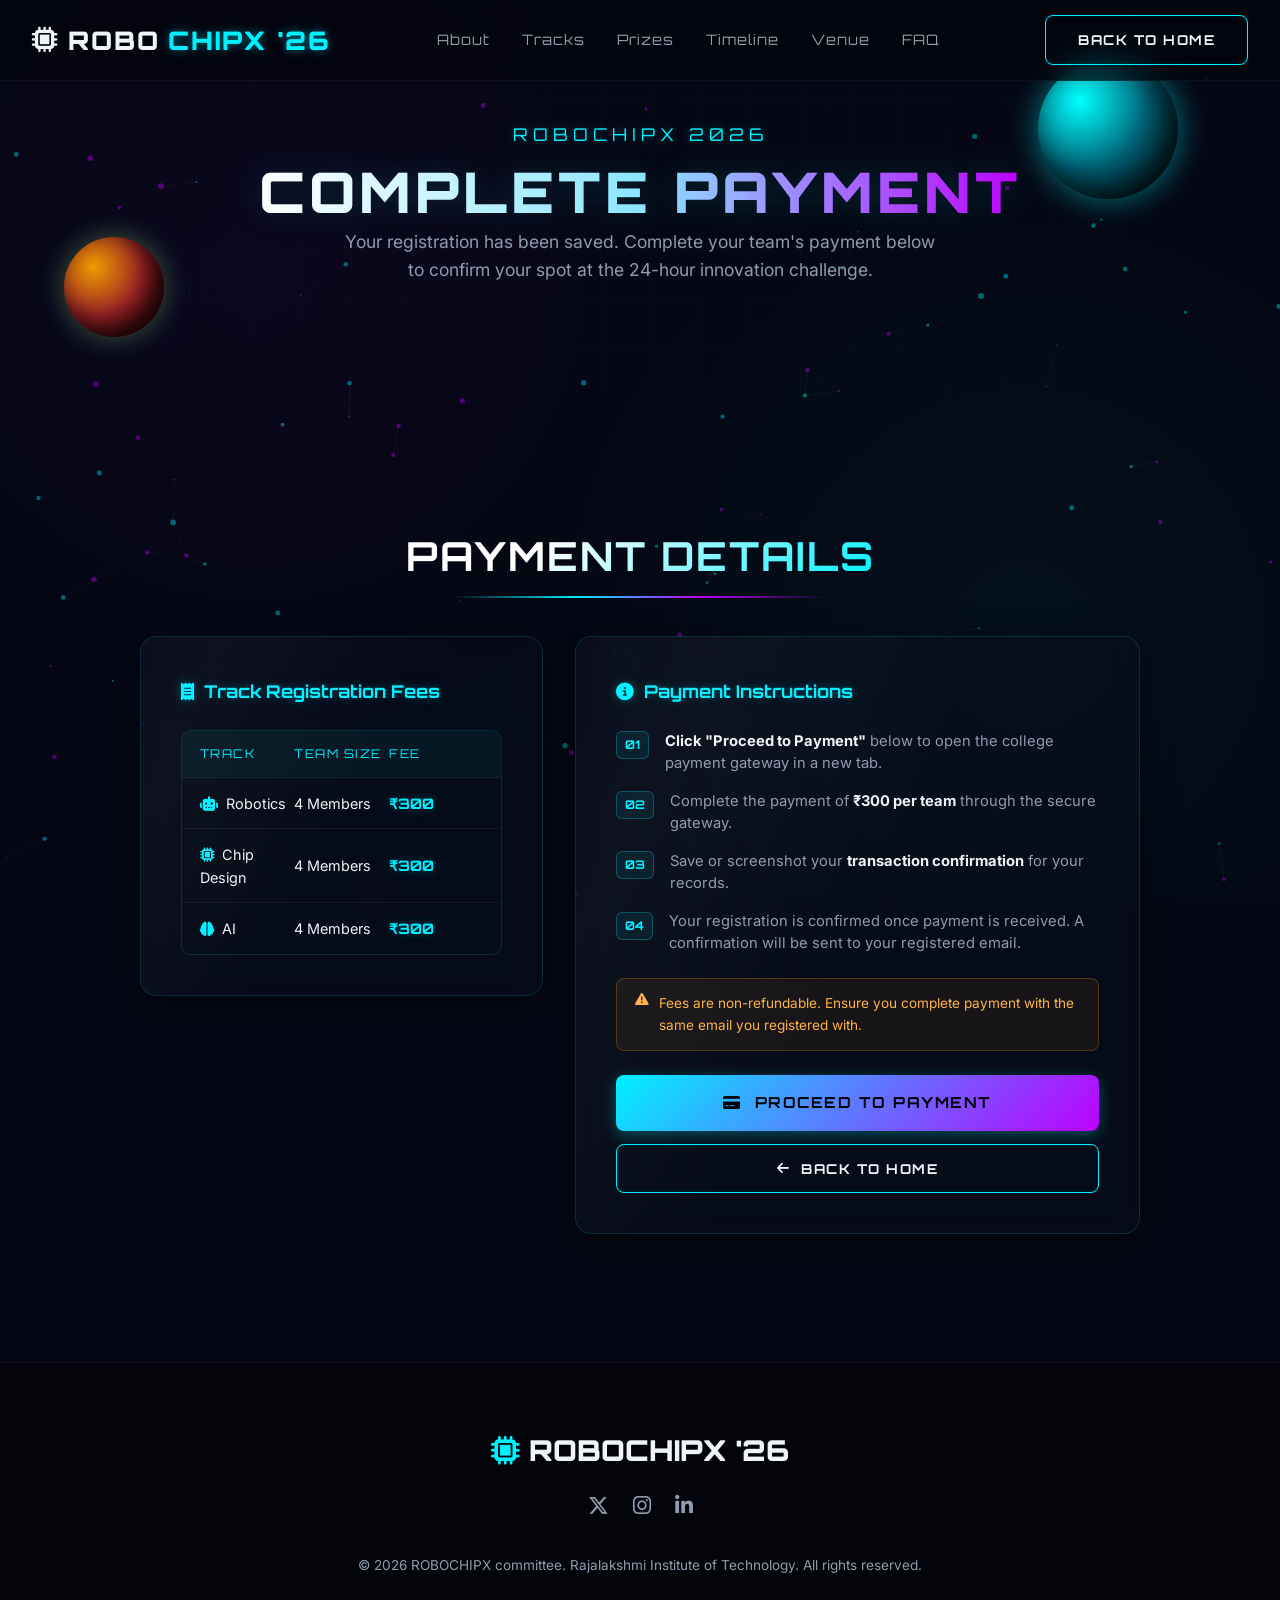
<file: robochipX/payment.html>
<!DOCTYPE html>
<html lang="en">
<head>
  <meta charset="UTF-8">
  <meta name="viewport" content="width=device-width, initial-scale=1.0">
  <title>Payment | ROBOCHIPX 2026</title>
  <meta name="description" content="Complete your payment for ROBOCHIPX 2026 — a 24-hour Robotics & VLSI Innovation Challenge at Rajalakshmi Institute of Technology, Chennai.">
  <link rel="stylesheet" href="styles.css">
  <link rel="stylesheet" href="https://cdnjs.cloudflare.com/ajax/libs/font-awesome/6.4.0/css/all.min.css">
</head>

<body>

  <canvas id="space-canvas" aria-hidden="true"></canvas>
  <div class="circuit-overlay" aria-hidden="true"></div>

  <header>
    <nav class="navbar" aria-label="Main navigation">
      <a href="index.html" class="logo" aria-label="ROBOCHIPX 2026 Home">
        <i class="fa-solid fa-microchip" aria-hidden="true"></i> ROBO<span>CHIPX '26</span>
      </a>
      <ul class="nav-links" id="nav-links" role="list">
        <li><a href="index.html#about">About</a></li>
        <li><a href="index.html#tracks">Tracks</a></li>
        <li><a href="index.html#prizes">Prizes</a></li>
        <li><a href="index.html#timeline">Timeline</a></li>
        <li><a href="index.html#venue">Venue</a></li>
        <li><a href="index.html#faq">FAQ</a></li>
      </ul>
      <button class="mobile-nav-toggle" id="mobile-nav-toggle" aria-label="Toggle navigation menu" aria-expanded="false" aria-controls="nav-links">
        <i class="fa-solid fa-bars" aria-hidden="true"></i>
      </button>
      <a href="index.html" class="btn btn-secondary">Back to Home</a>
    </nav>
  </header>

  <!-- Hero Banner -->
  <section class="reg-hero" aria-label="Payment hero">
    <div class="grid-bg" aria-hidden="true"></div>
    <div class="space-element planet-cyan" aria-hidden="true"></div>
    <div class="space-element planet-purple" aria-hidden="true"></div>
    <div class="container" style="text-align:center; z-index:10; position:relative;">
      <div class="hero-subtitle">ROBOCHIPX 2026</div>
      <h1 class="hero-title" style="font-size:3.5rem;">Complete Payment</h1>
      <p class="hero-desc">
        Your registration has been saved. Complete your team's payment below to confirm your spot at the 24-hour innovation challenge.
      </p>
    </div>
  </section>

  <!-- Payment Section -->
  <section class="reveal" aria-labelledby="payment-title">
    <div class="container">
      <h2 class="section-title" id="payment-title">Payment Details</h2>

      <div class="payment-layout">

        <!-- Track Fee Table -->
        <div class="glass-panel">
          <h3 class="pay-section-heading">
            <i class="fa-solid fa-receipt" aria-hidden="true"></i> Track Registration Fees
          </h3>
          <div class="fee-table">
            <div class="fee-row fee-header">
              <span>Track</span>
              <span>Team Size</span>
              <span>Fee</span>
            </div>
            <div class="fee-row">
              <span><i class="fa-solid fa-robot" style="color:var(--accent-cyan); margin-right:0.5rem;" aria-hidden="true"></i>Robotics</span>
              <span>4 Members</span>
              <span class="fee-amount">₹300</span>
            </div>
            <div class="fee-row">
              <span><i class="fa-solid fa-microchip" style="color:var(--accent-cyan); margin-right:0.5rem;" aria-hidden="true"></i>Chip Design</span>
              <span>4 Members</span>
              <span class="fee-amount">₹300</span>
            </div>
            <div class="fee-row">
              <span><i class="fa-solid fa-brain" style="color:var(--accent-cyan); margin-right:0.5rem;" aria-hidden="true"></i>AI</span>
              <span>4 Members</span>
              <span class="fee-amount">₹300</span>
            </div>
          </div>
        </div>

        <!-- Payment Instructions + CTA -->
        <div class="glass-panel">
          <h3 class="pay-section-heading">
            <i class="fa-solid fa-circle-info" aria-hidden="true"></i> Payment Instructions
          </h3>

          <ol class="pay-steps">
            <li class="pay-step">
              <span class="pay-step-num">01</span>
              <div>
                <strong>Click "Proceed to Payment"</strong> below to open the college payment gateway in a new tab.
              </div>
            </li>
            <li class="pay-step">
              <span class="pay-step-num">02</span>
              <div>
                Complete the payment of <strong>₹300 per team</strong> through the secure gateway.
              </div>
            </li>
            <li class="pay-step">
              <span class="pay-step-num">03</span>
              <div>
                Save or screenshot your <strong>transaction confirmation</strong> for your records.
              </div>
            </li>
            <li class="pay-step">
              <span class="pay-step-num">04</span>
              <div>
                Your registration is confirmed once payment is received. A confirmation will be sent to your registered email.
              </div>
            </li>
          </ol>

          <div class="pay-note">
            <i class="fa-solid fa-triangle-exclamation" aria-hidden="true"></i>
            Fees are non-refundable. Ensure you complete payment with the same email you registered with.
          </div>

          <a
            href="https://forms.easebuzz.in/sign-up/RAJALAKSHMIbw5w4/RobochipX_Hackathon/?inst_name=RAJALAKSHMIbw5w4&form_name=RobochipX_Hackathon&jsonData=1"
            class="btn btn-primary pay-cta"
            target="_blank"
            rel="noopener noreferrer"
          >
            <i class="fa-solid fa-credit-card" aria-hidden="true"></i>&nbsp; Proceed to Payment
          </a>

          <a href="index.html" class="btn btn-secondary pay-cta-secondary">
            <i class="fa-solid fa-arrow-left" aria-hidden="true"></i>&nbsp; Back to Home
          </a>
        </div>

      </div>
    </div>
  </section>

  <!-- Footer -->
  <footer>
    <div class="container">
      <div class="footer-logo">
        <i class="fa-solid fa-microchip" style="color:var(--accent-cyan);" aria-hidden="true"></i> ROBO<span>CHIPX '26</span>
      </div>
      <div class="footer-socials">
        <a href="#" aria-label="Twitter"><i class="fa-brands fa-x-twitter" aria-hidden="true"></i></a>
        <a href="https://www.instagram.com/robochipx?utm_source=ig_web_button_share_sheet&igsh=ZDNlZDc0MzIxNw==" target="_blank" rel="noopener noreferrer" aria-label="Instagram"><i class="fa-brands fa-instagram" aria-hidden="true"></i></a>
        <a href="https://www.linkedin.com/company/robochipxhacks/" target="_blank" rel="noopener noreferrer" aria-label="LinkedIn"><i class="fa-brands fa-linkedin-in" aria-hidden="true"></i></a>
      </div>
      <p class="footer-copy">© 2026 ROBOCHIPX committee. Rajalakshmi Institute of Technology. All rights reserved.</p>
    </div>
  </footer>

  <script type="module" src="app.js"></script>
</body>
</html>
</file>
<file: robochipX/styles.css>
@import url('https://fonts.googleapis.com/css2?family=Inter:wght@300;400;500;600;700&family=Orbitron:wght@500;700;900&display=swap');

:root {
  --bg-darker: #02040a;
  --bg-dark: #050814;
  --bg-card: rgba(10, 16, 32, 0.55);
  
  --accent-cyan: #00f0ff;
  --accent-purple: #bd00ff;
  --accent-magenta: #ff007a;
  --text-primary: #f0f3f8;
  --text-secondary: #8f9cae;
  
  --font-tech: 'Orbitron', sans-serif;
  --font-sans: 'Inter', sans-serif;
  
  --glass-bg: rgba(10, 16, 32, 0.45);
  --glass-border: rgba(0, 240, 255, 0.15);
  --glass-shadow: 0 8px 32px 0 rgba(0, 0, 0, 0.5);
  --glass-blur: blur(12px);
  
  --neon-glow-cyan: 0 0 10px rgba(0, 240, 255, 0.3), 0 0 20px rgba(0, 240, 255, 0.1);
  --neon-glow-purple: 0 0 10px rgba(189, 0, 255, 0.3), 0 0 20px rgba(189, 0, 255, 0.1);
}

* {
  margin: 0;
  padding: 0;
  box-sizing: border-box;
  scroll-behavior: smooth;
}

body {
  background-color: var(--bg-dark);
  color: var(--text-primary);
  font-family: var(--font-sans);
  overflow-x: hidden;
  line-height: 1.6;
}

/* Scrollbar styling */
::-webkit-scrollbar {
  width: 8px;
}
::-webkit-scrollbar-track {
  background: var(--bg-darker);
}
::-webkit-scrollbar-thumb {
  background: var(--accent-cyan);
  border-radius: 4px;
  box-shadow: inset 0 0 6px rgba(0,0,0,0.5);
}
::-webkit-scrollbar-thumb:hover {
  background: var(--accent-purple);
}

/* Background layers */
#space-canvas {
  position: fixed;
  top: 0;
  left: 0;
  width: 100%;
  height: 100%;
  z-index: -2;
  pointer-events: all;
}

.circuit-overlay {
  position: fixed;
  top: 0;
  left: 0;
  width: 100%;
  height: 100%;
  background-image: 
    radial-gradient(circle at 20% 30%, rgba(189, 0, 255, 0.04) 0%, transparent 40%),
    radial-gradient(circle at 80% 70%, rgba(0, 240, 255, 0.04) 0%, transparent 40%);
  z-index: -1;
  pointer-events: none;
}

/* Tech Grid Background */
.grid-bg {
  position: absolute;
  top: 0;
  left: 0;
  width: 100%;
  height: 100%;
  background-size: 50px 50px;
  background-image: 
    linear-gradient(to right, rgba(255, 255, 255, 0.015) 1px, transparent 1px),
    linear-gradient(to bottom, rgba(255, 255, 255, 0.015) 1px, transparent 1px);
  mask-image: radial-gradient(circle at 50% 50%, black 40%, transparent 100%);
  -webkit-mask-image: radial-gradient(circle at 50% 50%, black 40%, transparent 100%);
  pointer-events: none;
}

/* Typography & Layout Utils */
.container {
  max-width: 1200px;
  margin: 0 auto;
  padding: 0 2rem;
}

.section-title {
  font-family: var(--font-tech);
  font-size: 2.5rem;
  font-weight: 700;
  text-transform: uppercase;
  letter-spacing: 2px;
  text-align: center;
  margin-bottom: 3rem;
  position: relative;
  background: linear-gradient(135deg, #fff 30%, var(--accent-cyan));
  -webkit-background-clip: text;
  -webkit-text-fill-color: transparent;
  display: block;
  width: fit-content;
  margin: 0 auto 3rem auto;
}

.section-title::after {
  content: '';
  position: absolute;
  bottom: -10px;
  left: 10%;
  width: 80%;
  height: 2px;
  background: linear-gradient(90deg, transparent, var(--accent-cyan), var(--accent-purple), transparent);
}

/* Glassmorphism card */
.glass-panel {
  background: var(--glass-bg);
  backdrop-filter: var(--glass-blur);
  -webkit-backdrop-filter: var(--glass-blur);
  border: 1px solid var(--glass-border);
  box-shadow: var(--glass-shadow);
  border-radius: 16px;
  padding: 2.5rem;
  transition: all 0.4s cubic-bezier(0.165, 0.84, 0.44, 1);
  position: relative;
  overflow: hidden;
}

.glass-panel::before {
  content: '';
  position: absolute;
  top: 0;
  left: -50%;
  width: 100%;
  height: 100%;
  background: linear-gradient(90deg, transparent, rgba(255, 255, 255, 0.03), transparent);
  transform: skewX(-25deg);
  transition: 0.75s;
  pointer-events: none;
}

.glass-panel:hover::before {
  left: 125%;
}

.glass-panel:hover {
  border-color: rgba(0, 240, 255, 0.45);
  box-shadow: 0 12px 40px rgba(0, 240, 255, 0.15);
  transform: translateY(-5px);
}

/* Header & Navigation */
header {
  position: fixed;
  top: 0;
  left: 0;
  width: 100%;
  z-index: 100;
  background: rgba(2, 4, 10, 0.7);
  backdrop-filter: blur(10px);
  -webkit-backdrop-filter: blur(10px);
  border-bottom: 1px solid rgba(255, 255, 255, 0.05);
}

.navbar {
  display: flex;
  justify-content: space-between;
  align-items: center;
  height: 80px;
  max-width: 1300px;
  margin: 0 auto;
  padding: 0 2rem;
}

.logo {
  font-family: var(--font-tech);
  font-size: 1.6rem;
  font-weight: 900;
  letter-spacing: 2px;
  color: var(--text-primary);
  text-decoration: none;
  display: flex;
  align-items: center;
  gap: 0.5rem;
}

.logo span {
  color: var(--accent-cyan);
  text-shadow: 0 0 10px rgba(0, 240, 255, 0.5);
}

.nav-links {
  display: flex;
  list-style: none;
  gap: 2rem;
}

.nav-links a {
  text-decoration: none;
  color: var(--text-secondary);
  font-family: var(--font-tech);
  font-size: 0.9rem;
  letter-spacing: 1px;
  transition: all 0.3s;
  position: relative;
}

.nav-links a::after {
  content: '';
  position: absolute;
  bottom: -5px;
  left: 0;
  width: 0;
  height: 2px;
  background: var(--accent-cyan);
  transition: width 0.3s;
}

.nav-links a:hover {
  color: var(--text-primary);
}

.nav-links a:hover::after {
  width: 100%;
}

.mobile-nav-toggle {
  display: none;
  background: none;
  border: none;
  color: var(--text-primary);
  font-size: 1.5rem;
  cursor: pointer;
}

/* Mobile nav open state */
.nav-links.open {
  display: flex;
  flex-direction: column;
  position: absolute;
  top: 80px;
  left: 0;
  width: 100%;
  background: rgba(2, 4, 10, 0.97);
  padding: 2rem;
  border-bottom: 1px solid rgba(0, 240, 255, 0.15);
  gap: 1.5rem;
  z-index: 99;
}

/* Buttons */
.btn {
  display: inline-flex;
  align-items: center;
  justify-content: center;
  padding: 0.8rem 2rem;
  border-radius: 8px;
  font-family: var(--font-tech);
  font-weight: 700;
  text-decoration: none;
  text-transform: uppercase;
  letter-spacing: 1.5px;
  font-size: 0.85rem;
  transition: all 0.3s cubic-bezier(0.175, 0.885, 0.32, 1.275);
  cursor: pointer;
  position: relative;
  overflow: hidden;
}

.btn-primary {
  background: linear-gradient(135deg, var(--accent-cyan), var(--accent-purple));
  color: #02040a;
  border: none;
  box-shadow: 0 4px 15px rgba(0, 240, 255, 0.3);
}

.btn-primary:hover {
  transform: scale(1.05);
  box-shadow: 0 6px 20px rgba(0, 240, 255, 0.5);
}

.btn-primary:disabled {
  opacity: 0.6;
  cursor: not-allowed;
  transform: none;
}

.btn-secondary {
  background: transparent;
  color: var(--text-primary);
  border: 1px solid var(--accent-cyan);
  box-shadow: inset 0 0 5px rgba(0, 240, 255, 0.1);
}

.btn-secondary:hover {
  background: rgba(0, 240, 255, 0.1);
  box-shadow: 0 4px 15px rgba(0, 240, 255, 0.2);
  transform: scale(1.05);
}

/* Floating Planets, Satellites & Space Visuals */
.space-element {
  position: absolute;
  pointer-events: none;
  user-select: none;
  filter: drop-shadow(0 0 15px rgba(0, 240, 255, 0.2));
  animation: float-around 20s infinite ease-in-out alternate;
}

.planet-cyan {
  top: 15%;
  right: 8%;
  width: 140px;
  height: 140px;
  background: radial-gradient(circle at 30% 30%, #00ffff, #005f73, #001219);
  border-radius: 50%;
  box-shadow: inset -10px -10px 30px rgba(0,0,0,0.8), 0 0 30px rgba(0, 240, 255, 0.3);
  animation-duration: 25s;
}

.planet-purple {
  bottom: 15%;
  left: 5%;
  width: 100px;
  height: 100px;
  background: radial-gradient(circle at 30% 30%, #ee9b00, #9b2226, #37000a);
  border-radius: 50%;
  box-shadow: inset -10px -10px 25px rgba(0,0,0,0.8), 0 0 25px rgba(238, 155, 0, 0.25);
  animation-duration: 30s;
}

.satellite {
  top: 45%;
  right: 15%;
  width: 50px;
  height: auto;
  opacity: 0.6;
  animation: orbit 45s infinite linear;
}

@keyframes float-around {
  0% { transform: translateY(0px) rotate(0deg); }
  50% { transform: translateY(-15px) rotate(3deg); }
  100% { transform: translateY(10px) rotate(-3deg); }
}

@keyframes orbit {
  from { transform: rotate(0deg) translateX(100px) rotate(0deg); }
  to { transform: rotate(360deg) translateX(100px) rotate(-360deg); }
}

/* Hero Section */
.hero {
  min-height: 100vh;
  display: flex;
  align-items: center;
  justify-content: center;
  position: relative;
  padding-top: 100px;
  overflow: hidden;
}

.hero-content {
  text-align: center;
  z-index: 10;
  max-width: 800px;
}

.hero-subtitle {
  font-family: var(--font-tech);
  color: var(--accent-cyan);
  font-size: 1.1rem;
  letter-spacing: 5px;
  text-transform: uppercase;
  margin-bottom: 1rem;
  text-shadow: var(--neon-glow-cyan);
}

.hero-title {
  font-family: var(--font-tech);
  font-size: 5.5rem;
  font-weight: 900;
  line-height: 1;
  text-transform: uppercase;
  margin-bottom: 0.5rem;
  letter-spacing: 4px;
  background: linear-gradient(to right, #ffffff, #8be6ff, var(--accent-purple));
  -webkit-background-clip: text;
  -webkit-text-fill-color: transparent;
  filter: drop-shadow(0 0 15px rgba(0, 240, 255, 0.15));
}

.hero-tagline {
  font-family: var(--font-tech);
  font-size: 1.6rem;
  font-weight: 500;
  color: var(--text-primary);
  margin-bottom: 2rem;
  letter-spacing: 2px;
}

.hero-desc {
  font-size: 1.1rem;
  color: var(--text-secondary);
  max-width: 600px;
  margin: 0 auto 3rem;
}

.hero-meta {
  display: flex;
  justify-content: center;
  gap: 3rem;
  margin-bottom: 3rem;
}

.meta-item {
  display: flex;
  flex-direction: column;
  align-items: center;
  gap: 0.3rem;
}

.meta-icon {
  color: var(--accent-cyan);
  font-size: 1.4rem;
}

.meta-label {
  font-family: var(--font-tech);
  font-size: 0.9rem;
  font-weight: 700;
  letter-spacing: 1px;
}

.meta-val {
  color: var(--text-secondary);
  font-size: 0.85rem;
}

.hero-actions {
  display: flex;
  justify-content: center;
  gap: 1.5rem;
  margin-bottom: 4rem;
}

/* Countdown */
.countdown-container {
  display: flex;
  justify-content: center;
  gap: 1.5rem;
  max-width: 600px;
  margin: 0 auto;
}

.countdown-box {
  background: rgba(10, 16, 32, 0.5);
  border: 1px solid rgba(0, 240, 255, 0.1);
  border-radius: 12px;
  padding: 1rem 1.5rem;
  min-width: 100px;
  backdrop-filter: blur(5px);
  -webkit-backdrop-filter: blur(5px);
}

.countdown-num {
  font-family: var(--font-tech);
  font-size: 2.2rem;
  font-weight: 700;
  color: var(--accent-cyan);
  text-shadow: var(--neon-glow-cyan);
  line-height: 1;
}

.countdown-label {
  font-size: 0.75rem;
  text-transform: uppercase;
  color: var(--text-secondary);
  letter-spacing: 1px;
  margin-top: 0.3rem;
}

/* Registration Page Hero */
.reg-hero {
  min-height: 40vh;
  display: flex;
  align-items: center;
  justify-content: center;
  position: relative;
  padding: 120px 0 4rem;
  overflow: hidden;
}

/* Main Sections */
section {
  padding: 8rem 0;
  position: relative;
}

/* About Section */
.about-grid {
  display: grid;
  grid-template-columns: 1fr 1fr;
  gap: 4rem;
  align-items: center;
}

.about-features {
  display: grid;
  grid-template-columns: 1fr 1fr;
  gap: 1.5rem;
}

.about-feat-card {
  padding: 1.5rem;
  background: rgba(255,255,255,0.02);
  border: 1px solid rgba(255,255,255,0.05);
  border-radius: 12px;
  transition: all 0.3s;
}

.about-feat-card:hover {
  border-color: var(--accent-cyan);
  background: rgba(0, 240, 255, 0.03);
}

.about-feat-card i {
  font-size: 1.8rem;
  color: var(--accent-cyan);
  margin-bottom: 0.8rem;
}

.about-feat-card h4 {
  font-family: var(--font-tech);
  margin-bottom: 0.5rem;
}

.about-feat-card p {
  font-size: 0.85rem;
  color: var(--text-secondary);
}

/* Highlights Section */
.highlights-grid {
  display: grid;
  grid-template-columns: repeat(auto-fit, minmax(250px, 1fr));
  gap: 2rem;
}

.highlight-card {
  text-align: center;
}

.highlight-icon {
  width: 70px;
  height: 70px;
  background: radial-gradient(circle, rgba(0, 240, 255, 0.2) 0%, transparent 70%);
  border: 1px solid rgba(0, 240, 255, 0.3);
  border-radius: 50%;
  display: flex;
  align-items: center;
  justify-content: center;
  font-size: 1.8rem;
  color: var(--accent-cyan);
  margin: 0 auto 1.5rem;
  text-shadow: var(--neon-glow-cyan);
  box-shadow: var(--neon-glow-cyan);
}

.highlight-title {
  font-family: var(--font-tech);
  font-size: 1.2rem;
  margin-bottom: 0.8rem;
}

.highlight-desc {
  font-size: 0.9rem;
  color: var(--text-secondary);
}

/* Tracks Section */
.tracks-grid {
  display: grid;
  grid-template-columns: repeat(3, 1fr);
  gap: 2rem;
}

.track-card {
  min-height: 480px;
  display: flex;
  flex-direction: column;
  justify-content: space-between;
}

.track-header {
  display: flex;
  justify-content: space-between;
  align-items: center;
  margin-bottom: 1.5rem;
}

.track-title {
  font-family: var(--font-tech);
  font-size: 1.8rem;
  color: var(--accent-cyan);
  text-shadow: var(--neon-glow-cyan);
}

.track-icon {
  font-size: 2.2rem;
  color: var(--accent-cyan);
}

.track-desc {
  margin-bottom: 2rem;
  color: var(--text-secondary);
}

.track-details {
  border-top: 1px solid rgba(255,255,255,0.08);
  padding-top: 1.5rem;
  margin-bottom: 2rem;
}

.track-detail-item {
  display: flex;
  justify-content: space-between;
  margin-bottom: 0.8rem;
}

.track-detail-item span:first-child {
  color: var(--text-secondary);
}

.track-detail-item span:last-child {
  font-family: var(--font-tech);
  font-weight: 700;
}

/* Prize Pool Section */
.prize-section {
  text-align: center;
}

.prize-box {
  max-width: 700px;
  margin: 0 auto;
  border-color: var(--accent-purple);
  box-shadow: 0 0 30px rgba(189, 0, 255, 0.15);
}

.prize-title {
  font-family: var(--font-tech);
  font-size: 1.3rem;
  letter-spacing: 2px;
  color: var(--text-secondary);
  text-transform: uppercase;
  margin-bottom: 0.5rem;
}

.prize-amount {
  font-family: var(--font-tech);
  font-size: 4rem;
  font-weight: 900;
  color: #fff;
  text-shadow: 0 0 20px rgba(189, 0, 255, 0.5);
  margin-bottom: 1.5rem;
  background: linear-gradient(to right, #fff, var(--accent-purple), var(--accent-cyan));
  -webkit-background-clip: text;
  -webkit-text-fill-color: transparent;
}

.prize-distribution {
  display: grid;
  grid-template-columns: repeat(3, 1fr);
  gap: 1.5rem;
  margin-top: 2rem;
}

.prize-dist-card {
  background: rgba(255,255,255,0.02);
  border: 1px solid rgba(255,255,255,0.05);
  border-radius: 12px;
  padding: 1.5rem 1rem;
}

.prize-rank {
  font-family: var(--font-tech);
  font-size: 0.85rem;
  text-transform: uppercase;
  color: var(--text-secondary);
  margin-bottom: 0.5rem;
}

.prize-val {
  font-family: var(--font-tech);
  font-size: 1.4rem;
  font-weight: 700;
  color: var(--accent-cyan);
}

/* Timeline & Schedule */
.timeline-schedule-grid {
  display: grid;
  grid-template-columns: 1fr 1fr;
  gap: 4rem;
}

.timeline {
  position: relative;
  padding-left: 2rem;
}

.timeline::before {
  content: '';
  position: absolute;
  left: 0;
  top: 0;
  height: 100%;
  width: 2px;
  background: linear-gradient(to bottom, var(--accent-cyan), var(--accent-purple));
}

.timeline-item {
  position: relative;
  margin-bottom: 3rem;
}

.timeline-item::before {
  content: '';
  position: absolute;
  left: calc(-2rem - 6px);
  top: 5px;
  width: 14px;
  height: 14px;
  border-radius: 50%;
  background: var(--bg-dark);
  border: 3px solid var(--accent-cyan);
  box-shadow: 0 0 8px var(--accent-cyan);
}

.timeline-date {
  font-family: var(--font-tech);
  color: var(--accent-cyan);
  font-size: 0.9rem;
  margin-bottom: 0.3rem;
}

.timeline-title {
  font-family: var(--font-tech);
  font-size: 1.2rem;
  margin-bottom: 0.5rem;
}

.timeline-desc {
  color: var(--text-secondary);
  font-size: 0.9rem;
}

/* Schedule Accordion */
.schedule-container {
  display: flex;
  flex-direction: column;
  gap: 1rem;
}

.schedule-card {
  border: 1px solid rgba(255,255,255,0.06);
  border-radius: 12px;
  overflow: hidden;
  background: rgba(10, 16, 32, 0.3);
}

.schedule-header {
  padding: 1.2rem 1.5rem;
  display: flex;
  justify-content: space-between;
  align-items: center;
  cursor: pointer;
  transition: background 0.3s;
}

.schedule-header:hover {
  background: rgba(0, 240, 255, 0.04);
}

.schedule-header:focus-visible {
  outline: 2px solid var(--accent-cyan);
  outline-offset: -2px;
}

.schedule-time {
  font-family: var(--font-tech);
  color: var(--accent-cyan);
  font-weight: 700;
  font-size: 0.95rem;
}

.schedule-title {
  font-weight: 600;
  flex-grow: 1;
  padding-left: 1.5rem;
  font-size: 0.95rem;
}

.schedule-icon {
  font-size: 1.2rem;
  transition: transform 0.3s;
}

.schedule-content {
  max-height: 0;
  overflow: hidden;
  transition: max-height 0.3s ease-out;
  background: rgba(2, 4, 10, 0.2);
}

.schedule-details {
  padding: 1.2rem 1.5rem;
  color: var(--text-secondary);
  font-size: 0.9rem;
  border-top: 1px solid rgba(255,255,255,0.04);
}

.schedule-card.active .schedule-icon {
  transform: rotate(180deg);
}

/* Venue Section */
.venue-grid {
  display: grid;
  grid-template-columns: 1.2fr 0.8fr;
  gap: 3rem;
  align-items: center;
}

.venue-info h3 {
  font-family: var(--font-tech);
  font-size: 1.8rem;
  margin-bottom: 1rem;
  color: #fff;
}

.venue-info p {
  color: var(--text-secondary);
  margin-bottom: 2rem;
}

.hud-details {
  display: grid;
  grid-template-columns: 1fr 1fr;
  gap: 1.5rem;
}

.hud-panel {
  border: 1px solid rgba(0, 240, 255, 0.15);
  background: rgba(0, 240, 255, 0.02);
  padding: 1.2rem;
  border-radius: 8px;
  position: relative;
}

.hud-panel::before {
  content: '';
  position: absolute;
  top: 0;
  left: 0;
  width: 10px;
  height: 10px;
  border-top: 2px solid var(--accent-cyan);
  border-left: 2px solid var(--accent-cyan);
}

.hud-title {
  font-family: var(--font-tech);
  font-size: 0.75rem;
  color: var(--accent-cyan);
  text-transform: uppercase;
  margin-bottom: 0.3rem;
}

.hud-value {
  font-size: 0.9rem;
  font-weight: 500;
}

.radar-container {
  display: flex;
  justify-content: center;
  position: relative;
  height: 300px;
  align-items: center;
}

.radar-scan {
  width: 250px;
  height: 250px;
  border: 2px solid rgba(0, 240, 255, 0.2);
  border-radius: 50%;
  position: relative;
  animation: pulse-radar 4s infinite linear;
}

.radar-scan::after {
  content: '';
  position: absolute;
  width: 100%;
  height: 100%;
  background: conic-gradient(from 0deg, rgba(0, 240, 255, 0.15) 0deg, transparent 90deg);
  border-radius: 50%;
  animation: rotate-radar 6s infinite linear;
  transform-origin: center;
}

.radar-ping {
  position: absolute;
  width: 12px;
  height: 12px;
  background: var(--accent-cyan);
  border-radius: 50%;
  top: 40%;
  left: 55%;
  box-shadow: 0 0 15px var(--accent-cyan);
  animation: ping-effect 2s infinite ease-out;
}

@keyframes rotate-radar {
  from { transform: rotate(0deg); }
  to { transform: rotate(360deg); }
}

@keyframes pulse-radar {
  0%, 100% { border-color: rgba(0, 240, 255, 0.15); }
  50% { border-color: rgba(0, 240, 255, 0.35); }
}

@keyframes ping-effect {
  0% { transform: scale(1); opacity: 1; }
  100% { transform: scale(3); opacity: 0; }
}

/* Sponsors */
.sponsors-grid {
  display: grid;
  grid-template-columns: repeat(auto-fit, minmax(180px, 1fr));
  gap: 2rem;
}

.sponsor-card {
  height: 100px;
  display: flex;
  align-items: center;
  justify-content: center;
  background: rgba(255,255,255,0.01);
  border: 1px solid rgba(255,255,255,0.04);
  border-radius: 12px;
  transition: all 0.3s;
}

.sponsor-card:hover {
  background: rgba(0, 240, 255, 0.02);
  border-color: rgba(0, 240, 255, 0.2);
}

.sponsor-logo {
  font-family: var(--font-tech);
  font-size: 1.2rem;
  font-weight: 700;
  letter-spacing: 2px;
  color: var(--text-secondary);
  opacity: 0.6;
  transition: all 0.3s;
}

.sponsor-card:hover .sponsor-logo {
  color: #fff;
  opacity: 1;
  text-shadow: var(--neon-glow-cyan);
}

/* FAQ Section */
.faq-container {
  max-width: 800px;
  margin: 0 auto;
  display: flex;
  flex-direction: column;
  gap: 1rem;
}

.faq-card {
  border: 1px solid rgba(255,255,255,0.06);
  border-radius: 12px;
  overflow: hidden;
  background: rgba(10, 16, 32, 0.3);
}

.faq-header {
  padding: 1.5rem;
  display: flex;
  justify-content: space-between;
  align-items: center;
  cursor: pointer;
}

.faq-header:focus-visible {
  outline: 2px solid var(--accent-cyan);
  outline-offset: -2px;
}

.faq-question {
  font-weight: 600;
  font-size: 1rem;
}

.faq-icon {
  font-size: 1.2rem;
  transition: transform 0.3s;
  flex-shrink: 0;
  margin-left: 1rem;
}

.faq-content {
  max-height: 0;
  overflow: hidden;
  transition: max-height 0.3s ease-out;
  background: rgba(2, 4, 10, 0.2);
}

.faq-answer {
  padding: 1.5rem;
  color: var(--text-secondary);
  font-size: 0.95rem;
  border-top: 1px solid rgba(255,255,255,0.04);
}

.faq-card.active .faq-icon {
  transform: rotate(180deg);
}

/* Registration Form */
.registration-container {
  max-width: 600px;
  margin: 0 auto;
}

.form-group {
  margin-bottom: 1.5rem;
}

.form-group label {
  display: block;
  font-family: var(--font-tech);
  font-size: 0.8rem;
  letter-spacing: 1.5px;
  text-transform: uppercase;
  margin-bottom: 0.5rem;
  color: var(--accent-cyan);
}

.form-control {
  width: 100%;
  background: rgba(2, 4, 10, 0.6);
  border: 1px solid rgba(0, 240, 255, 0.2);
  border-radius: 8px;
  padding: 0.9rem 1.2rem;
  color: #fff;
  font-size: 1rem;
  transition: all 0.3s;
  font-family: var(--font-sans);
}

.form-control:focus {
  outline: none;
  border-color: var(--accent-cyan);
  box-shadow: 0 0 10px rgba(0, 240, 255, 0.2);
}

input[type="file"].form-control {
  padding: 0.7rem 1rem;
  cursor: pointer;
}

input[type="file"].form-control::-webkit-file-upload-button {
  background: linear-gradient(135deg, var(--accent-cyan), var(--accent-purple));
  color: #02040a;
  border: none;
  padding: 0.4rem 1rem;
  border-radius: 4px;
  font-family: var(--font-tech);
  font-size: 0.75rem;
  font-weight: 700;
  text-transform: uppercase;
  cursor: pointer;
  margin-right: 1rem;
}

/* Form error message */
.form-error {
  background: rgba(255, 0, 100, 0.1);
  border: 1px solid rgba(255, 0, 100, 0.3);
  border-radius: 8px;
  padding: 0.9rem 1.2rem;
  color: #ff4d8d;
  font-size: 0.9rem;
  margin-bottom: 1rem;
}

/* Form success / info message */
.form-success {
  background: rgba(0, 240, 255, 0.07);
  border: 1px solid rgba(0, 240, 255, 0.3);
  border-radius: 8px;
  padding: 0.9rem 1.2rem;
  color: var(--accent-cyan);
  font-size: 0.9rem;
  margin-bottom: 1rem;
}

/* Payment Page */
.payment-layout {
  display: grid;
  grid-template-columns: 1fr 1.4fr;
  gap: 2rem;
  max-width: 1000px;
  margin: 0 auto;
  align-items: start;
}

.pay-section-heading {
  font-family: var(--font-tech);
  font-size: 1.1rem;
  color: var(--accent-cyan);
  text-shadow: var(--neon-glow-cyan);
  margin-bottom: 1.5rem;
  display: flex;
  align-items: center;
  gap: 0.6rem;
}

.fee-table {
  display: flex;
  flex-direction: column;
  gap: 0;
  border: 1px solid rgba(0, 240, 255, 0.15);
  border-radius: 10px;
  overflow: hidden;
}

.fee-row {
  display: grid;
  grid-template-columns: 1fr 1fr 1fr;
  padding: 0.85rem 1.1rem;
  border-bottom: 1px solid rgba(255, 255, 255, 0.05);
  font-size: 0.9rem;
  align-items: center;
}

.fee-row:last-child {
  border-bottom: none;
}

.fee-header {
  font-family: var(--font-tech);
  font-size: 0.75rem;
  text-transform: uppercase;
  letter-spacing: 1.5px;
  color: var(--accent-cyan);
  background: rgba(0, 240, 255, 0.05);
}

.fee-amount {
  font-family: var(--font-tech);
  font-weight: 700;
  color: var(--accent-cyan);
  text-shadow: var(--neon-glow-cyan);
}

.pay-steps {
  list-style: none;
  display: flex;
  flex-direction: column;
  gap: 1rem;
  margin-bottom: 1.5rem;
}

.pay-step {
  display: flex;
  align-items: flex-start;
  gap: 1rem;
  font-size: 0.92rem;
  color: var(--text-secondary);
  line-height: 1.5;
}

.pay-step strong {
  color: var(--text-primary);
}

.pay-step-num {
  font-family: var(--font-tech);
  font-size: 0.75rem;
  font-weight: 700;
  color: var(--accent-cyan);
  background: rgba(0, 240, 255, 0.08);
  border: 1px solid rgba(0, 240, 255, 0.25);
  border-radius: 6px;
  padding: 0.25rem 0.5rem;
  flex-shrink: 0;
  margin-top: 0.1rem;
}

.pay-note {
  background: rgba(255, 160, 0, 0.07);
  border: 1px solid rgba(255, 160, 0, 0.25);
  border-radius: 8px;
  padding: 0.85rem 1.1rem;
  color: #ffb347;
  font-size: 0.85rem;
  margin-bottom: 1.5rem;
  display: flex;
  align-items: flex-start;
  gap: 0.6rem;
}

.pay-cta {
  width: 100%;
  margin-bottom: 0.8rem;
  font-size: 0.95rem;
  padding: 1rem 2rem;
}

.pay-cta-secondary {
  width: 100%;
  justify-content: center;
}

@media (max-width: 768px) {
  .payment-layout {
    grid-template-columns: 1fr;
  }
}

/* Footer */
footer {
  background: var(--bg-darker);
  border-top: 1px solid rgba(255,255,255,0.05);
  padding: 4rem 0 2rem;
  text-align: center;
}

.footer-logo {
  font-family: var(--font-tech);
  font-size: 1.8rem;
  font-weight: 900;
  margin-bottom: 1rem;
  display: inline-block;
}

.footer-socials {
  display: flex;
  justify-content: center;
  gap: 1.5rem;
  margin-bottom: 2rem;
}

.footer-socials a {
  color: var(--text-secondary);
  font-size: 1.3rem;
  transition: color 0.3s;
}

.footer-socials a:hover {
  color: var(--accent-cyan);
}

.footer-copy {
  color: var(--text-secondary);
  font-size: 0.85rem;
}

/* Animations on Scroll */
.reveal {
  opacity: 0;
  transform: translateY(40px);
  transition: all 0.8s ease-out;
}

.reveal.active {
  opacity: 1;
  transform: translateY(0);
}

/* Responsive Design */
@media (max-width: 992px) {
  .hero-title {
    font-size: 4rem;
  }
  .about-grid, .timeline-schedule-grid, .venue-grid {
    grid-template-columns: 1fr;
    gap: 3rem;
  }
  .tracks-grid {
    grid-template-columns: 1fr;
    gap: 2rem;
  }
  .radar-container {
    height: 250px;
  }
}

@media (max-width: 768px) {
  header {
    padding: 0;
  }
  .nav-links {
    display: none;
  }
  .mobile-nav-toggle {
    display: block;
  }
  .hero-title {
    font-size: 3rem;
  }
  .hero-tagline {
    font-size: 1.2rem;
  }
  .hero-meta {
    flex-direction: column;
    gap: 1.5rem;
  }
  .countdown-container {
    flex-wrap: wrap;
    gap: 1rem;
  }
  .countdown-box {
    min-width: 80px;
    padding: 0.8rem 1rem;
  }
  .countdown-num {
    font-size: 1.8rem;
  }
  .prize-distribution {
    grid-template-columns: 1fr;
  }
}

/* ── Registration section mobile ────────────────────────────────────────── */
@media (max-width: 600px) {
  .registration-container .glass-panel {
    padding: 1.8rem 1.2rem;
  }
  .registration-container .form-control {
    font-size: 16px;
  }
}  /* Prevent iOS zoom on inputs */
  .registration-container .form-control {
    font-size: 16px;
  }
  /* Phone prefix row */
  .registration-container .form-group > div[style*="display:flex"] {
    gap: 0.4rem;
  }
}
</file>
